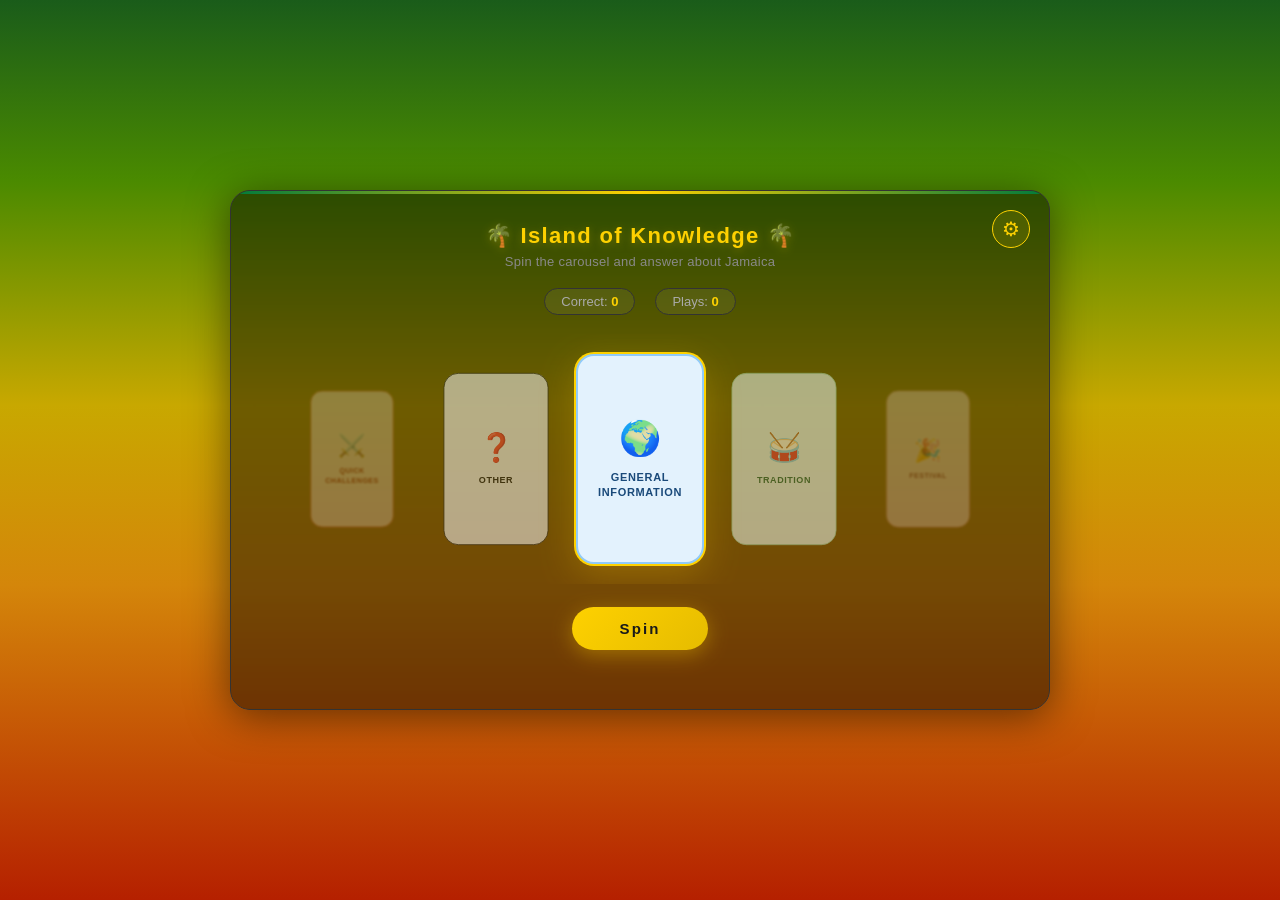
<file: index.html>
<!DOCTYPE html>
<html lang="es">
<head>
  <meta charset="UTF-8" />
  <meta name="viewport" content="width=device-width, initial-scale=1.0" />
  <title>Island of Knowledge</title>
  <link rel="stylesheet" href="Juego Jamaica/styles.css" />
</head>
<body>

  <div id="app">

    <button id="gear-btn" aria-label="Configuración">&#9881;</button>

    <div id="header">
      <h1>🌴 Island of Knowledge 🌴</h1>
      <p>Spin the carousel and answer about Jamaica</p>
    </div>

    <div id="score-area">
      <div class="score-pill">Correct: <span id="score-correct">0</span></div>
      <div class="score-pill">Plays: <span id="score-total">0</span></div>
    </div>

    <div id="carousel-wrapper">
      <div id="carousel-track"></div>
    </div>

    <button id="spin-btn">Spin</button>
  </div>


  <!-- Modal de pregunta -->
  <div class="overlay" id="question-overlay">
    <div class="modal">
      <button class="modal-close" id="q-close" aria-label="Cerrar">&#10005;</button>
      <div class="cat-badge" id="modal-cat-badge"></div>
      <h2 id="modal-question"></h2>
      <input type="text" id="answer-input" placeholder="Escribe tu respuesta..." />
      <button class="btn-primary" id="check-btn">Verificar respuesta</button>
      <div id="answer-result"></div>
    </div>
  </div>


  <!-- Modal de configuración -->
  <div class="overlay" id="config-overlay">
    <div class="modal">
      <button class="modal-close" id="cfg-close" aria-label="Cerrar">&#10005;</button>
      <div class="cat-badge">&#9881; Administración</div>
      <h2>Agregar nueva pregunta</h2>

      <div class="config-field">
        <label for="cfg-cat">Categoría</label>
        <select id="cfg-cat"></select>
      </div>

      <div class="config-field">
        <label for="cfg-q">Pregunta</label>
        <textarea id="cfg-q" rows="3" placeholder="Escribe la pregunta..."></textarea>
      </div>

      <div class="config-field">
        <label for="cfg-a">Respuesta correcta</label>
        <input type="text" id="cfg-a" placeholder="Respuesta..." />
      </div>

      <button class="btn-primary" id="cfg-save">Agregar pregunta</button>
      <div id="config-msg">&#10003; Pregunta agregada correctamente.</div>
    </div>
  </div>


  <script src="Juego Jamaica/script.js"></script>
</body>
</html>
</file>
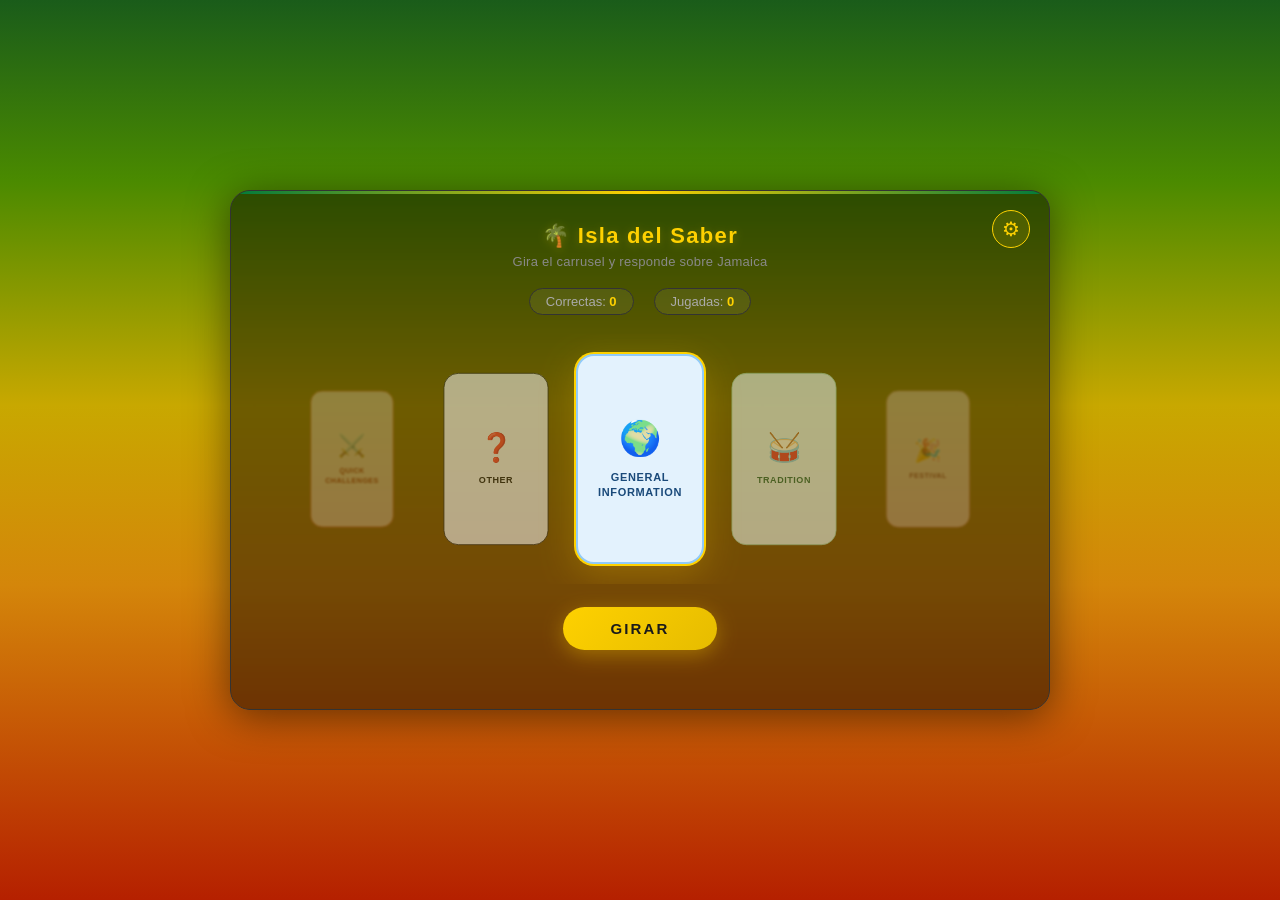
<file: Juego Jamaica/Index.html>
<!DOCTYPE html>
<html lang="es">
<head>
  <meta charset="UTF-8" />
  <meta name="viewport" content="width=device-width, initial-scale=1.0" />
  <title>Isla del Saber</title>
  <link rel="stylesheet" href="styles.css" />
</head>
<body>

  <div id="app">

    <button id="gear-btn" aria-label="Configuración">&#9881;</button>

    <div id="header">
      <h1>🌴 Isla del Saber</h1>
      <p>Gira el carrusel y responde sobre Jamaica</p>
    </div>

    <div id="score-area">
      <div class="score-pill">Correctas: <span id="score-correct">0</span></div>
      <div class="score-pill">Jugadas: <span id="score-total">0</span></div>
    </div>

    <div id="carousel-wrapper">
      <div id="carousel-track"></div>
    </div>

    <button id="spin-btn">GIRAR</button>

  </div>


  <!-- Modal de pregunta -->
  <div class="overlay" id="question-overlay">
    <div class="modal">
      <button class="modal-close" id="q-close" aria-label="Cerrar">&#10005;</button>
      <div class="cat-badge" id="modal-cat-badge"></div>
      <h2 id="modal-question"></h2>
      <input type="text" id="answer-input" placeholder="Escribe tu respuesta..." />
      <button class="btn-primary" id="check-btn">Verificar respuesta</button>
      <div id="answer-result"></div>
    </div>
  </div>


  <!-- Modal de configuración -->
  <div class="overlay" id="config-overlay">
    <div class="modal">
      <button class="modal-close" id="cfg-close" aria-label="Cerrar">&#10005;</button>
      <div class="cat-badge">&#9881; Administración</div>
      <h2>Agregar nueva pregunta</h2>

      <div class="config-field">
        <label for="cfg-cat">Categoría</label>
        <select id="cfg-cat"></select>
      </div>

      <div class="config-field">
        <label for="cfg-q">Pregunta</label>
        <textarea id="cfg-q" rows="3" placeholder="Escribe la pregunta..."></textarea>
      </div>

      <div class="config-field">
        <label for="cfg-a">Respuesta correcta</label>
        <input type="text" id="cfg-a" placeholder="Respuesta..." />
      </div>

      <button class="btn-primary" id="cfg-save">Agregar pregunta</button>
      <div id="config-msg">&#10003; Pregunta agregada correctamente.</div>
    </div>
  </div>


  <script src="script.js"></script>
</body>
</html>
</file>
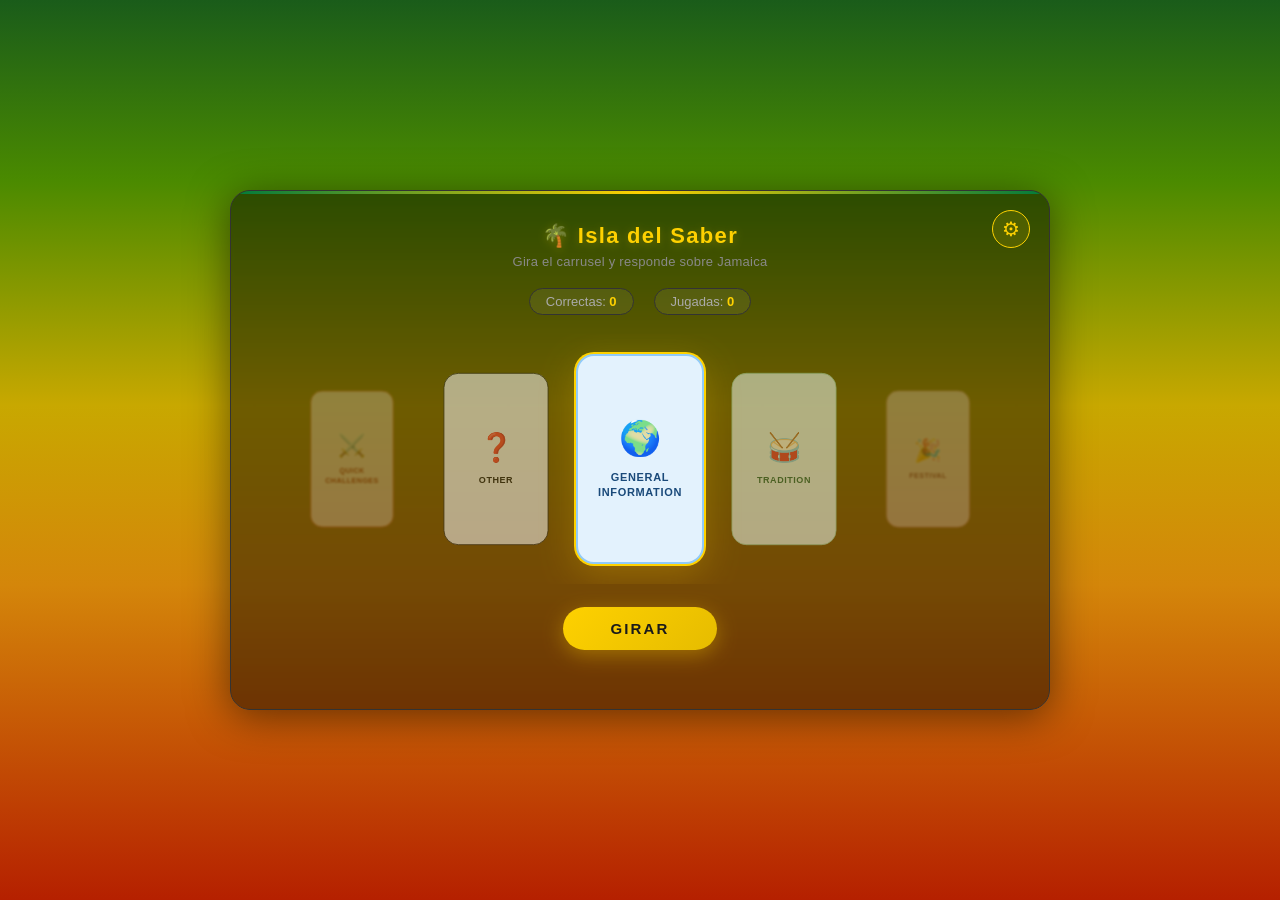
<file: Juego Jamaica/index.html>
<!DOCTYPE html>
<html lang="es">
<head>
  <meta charset="UTF-8" />
  <meta name="viewport" content="width=device-width, initial-scale=1.0" />
  <title>Isla del Saber</title>
  <link rel="stylesheet" href="styles.css" />
</head>
<body>

  <div id="app">

    <button id="gear-btn" aria-label="Configuración">&#9881;</button>

    <div id="header">
      <h1>🌴 Isla del Saber</h1>
      <p>Gira el carrusel y responde sobre Jamaica</p>
    </div>

    <div id="score-area">
      <div class="score-pill">Correctas: <span id="score-correct">0</span></div>
      <div class="score-pill">Jugadas: <span id="score-total">0</span></div>
    </div>

    <div id="carousel-wrapper">
      <div id="carousel-track"></div>
    </div>

    <button id="spin-btn">GIRAR</button>

  </div>


  <!-- Modal de pregunta -->
  <div class="overlay" id="question-overlay">
    <div class="modal">
      <button class="modal-close" id="q-close" aria-label="Cerrar">&#10005;</button>
      <div class="cat-badge" id="modal-cat-badge"></div>
      <h2 id="modal-question"></h2>
      <input type="text" id="answer-input" placeholder="Escribe tu respuesta..." />
      <button class="btn-primary" id="check-btn">Verificar respuesta</button>
      <div id="answer-result"></div>
    </div>
  </div>


  <!-- Modal de configuración -->
  <div class="overlay" id="config-overlay">
    <div class="modal">
      <button class="modal-close" id="cfg-close" aria-label="Cerrar">&#10005;</button>
      <div class="cat-badge">&#9881; Administración</div>
      <h2>Agregar nueva pregunta</h2>

      <div class="config-field">
        <label for="cfg-cat">Categoría</label>
        <select id="cfg-cat"></select>
      </div>

      <div class="config-field">
        <label for="cfg-q">Pregunta</label>
        <textarea id="cfg-q" rows="3" placeholder="Escribe la pregunta..."></textarea>
      </div>

      <div class="config-field">
        <label for="cfg-a">Respuesta correcta</label>
        <input type="text" id="cfg-a" placeholder="Respuesta..." />
      </div>

      <button class="btn-primary" id="cfg-save">Agregar pregunta</button>
      <div id="config-msg">&#10003; Pregunta agregada correctamente.</div>
    </div>
  </div>


  <script src="script.js"></script>
</body>
</html>
</file>
<file: Juego Jamaica/styles.css>
/* ============================================
   Isla del Saber — Hoja de estilos principal
   Paleta: Bandera de Jamaica
   Negro #1a1a1a | Dorado #fed100 | Verde #007a3d
   ============================================ */

* {
  box-sizing: border-box;
  margin: 0;
  padding: 0;
}

body {
  font-family: 'Segoe UI', Arial, sans-serif;
  display: flex;
  align-items: center;
  justify-content: center;
  background: linear-gradient(180deg, #1a5c1a 0%, #4a8a00 20%, #c8a800 45%, #d4860a 65%, #b52000 100%);
  min-height: 100vh;
}


/* ── Contenedor principal ── */

#app {
  min-height: 520px;
  width: 100%;
  max-width: 820px;
  border-radius: 20px;
  padding: 2rem 1.5rem 2rem;
  position: relative;
  overflow: hidden;
  margin: 2rem auto;
  box-shadow: 0 6px 40px rgba(0, 0, 0, 0.5);
  border: 1px solid #333;

  background: rgba(0, 0, 0, 0.45);
  backdrop-filter: blur(2px);
}

/* Línea decorativa dorada superior */
#app::before {
  content: '';
  position: absolute;
  top: 0; left: 0; right: 0;
  height: 3px;
  background: linear-gradient(90deg, #007a3d, #fed100, #007a3d);
}


/* ── Encabezado ── */

#header {
  text-align: center;
  margin-bottom: 1.2rem;
}

#header h1 {
  font-size: 22px;
  font-weight: 700;
  color: #fed100;
  letter-spacing: 0.06em;
  text-shadow: 0 2px 8px rgba(254, 209, 0, 0.25);
}

#header p {
  font-size: 13px;
  color: #888;
  margin-top: 5px;
  letter-spacing: 0.02em;
}


/* ── Botón de engranaje (configuración) ── */

#gear-btn {
  position: absolute;
  top: 1.2rem;
  right: 1.2rem;
  background: rgba(254, 209, 0, 0.12);
  border: 1px solid #fed100;
  border-radius: 50%;
  width: 38px;
  height: 38px;
  display: flex;
  align-items: center;
  justify-content: center;
  cursor: pointer;
  color: #fed100;
  font-size: 20px;
  transition: background 0.2s;
  line-height: 1;
}

#gear-btn:hover {
  background: rgba(254, 209, 0, 0.25);
}


/* ── Marcador ── */

#score-area {
  display: flex;
  justify-content: center;
  gap: 20px;
  margin-bottom: 1.2rem;
}

.score-pill {
  background: rgba(255, 255, 255, 0.06);
  border: 1px solid #333;
  border-radius: 20px;
  padding: 5px 16px;
  font-size: 13px;
  color: #aaa;
}

.score-pill span {
  font-weight: 700;
  color: #fed100;
}


/* ── Carrusel ── */

#carousel-wrapper {
  position: relative;
  height: 250px;
  display: flex;
  align-items: center;
  justify-content: center;
  margin-bottom: 1.4rem;
  overflow: hidden;
}

#carousel-track {
  display: flex;
  align-items: center;
  gap: 16px;
}


/* ── Cartas ── */

.card {
  width: 128px;
  height: 210px;
  border-radius: 18px;
  border: 1px solid #444;
  display: flex;
  flex-direction: column;
  align-items: center;
  justify-content: center;
  position: relative;
  flex-shrink: 0;
  user-select: none;
  background: #2a2a2a;
  transition: transform 0.28s ease, opacity 0.28s ease, filter 0.28s ease, box-shadow 0.28s ease;
}

.card .card-icon {
  font-size: 34px;
  margin-bottom: 12px;
}

.card .card-label {
  font-size: 11px;
  font-weight: 700;
  text-align: center;
  padding: 0 10px;
  letter-spacing: 0.06em;
  text-transform: uppercase;
  line-height: 1.4;
}

/* Estados del carrusel */

.card.side-far {
  transform: scale(0.65);
  opacity: 0.25;
  filter: blur(2px);
}

.card.side-near {
  transform: scale(0.82);
  opacity: 0.55;
  filter: blur(0.5px);
}

.card.center {
  transform: scale(1);
  opacity: 1;
  filter: none;
  box-shadow: 0 0 0 2px #fed100, 0 10px 36px rgba(254, 209, 0, 0.25);
  z-index: 10;
  border: 2px solid #fed100;
}


/* ── Botón GIRAR ── */

#spin-btn {
  display: block;
  margin: 0 auto;
  background: linear-gradient(135deg, #fed100, #e6bc00);
  color: #1a1a1a;
  border: none;
  border-radius: 30px;
  padding: 13px 48px;
  font-size: 15px;
  font-weight: 800;
  letter-spacing: 0.14em;
  cursor: pointer;
  transition: transform 0.15s, opacity 0.2s;
  box-shadow: 0 5px 20px rgba(254, 209, 0, 0.35);
}

#spin-btn:hover:not(:disabled) {
  transform: scale(1.05);
}

#spin-btn:active:not(:disabled) {
  transform: scale(0.98);
}

#spin-btn:disabled {
  opacity: 0.45;
  cursor: not-allowed;
  transform: none;
}


/* ── Overlay (fondo de modales) ── */

.overlay {
  position: fixed;
  inset: 0;
  background: rgba(0, 0, 0, 0.65);
  display: none;
  align-items: center;
  justify-content: center;
  z-index: 200;
  padding: 1rem;
}

.overlay.open {
  display: flex;
}


/* ── Modal base ── */

.modal {
  background: #242424;
  border-radius: 22px;
  border: 1px solid #3a3a2a;
  padding: 2rem;
  max-width: 460px;
  width: 100%;
  box-shadow: 0 16px 56px rgba(0, 0, 0, 0.6);
  position: relative;
}

.modal-close {
  position: absolute;
  top: 16px;
  right: 16px;
  background: none;
  border: none;
  font-size: 18px;
  cursor: pointer;
  color: #666;
  line-height: 1;
  padding: 4px;
  border-radius: 6px;
  transition: color 0.2s, background 0.2s;
}

.modal-close:hover {
  color: #fed100;
  background: rgba(254, 209, 0, 0.10);
}


/* ── Badge de categoría ── */

.cat-badge {
  display: inline-flex;
  align-items: center;
  gap: 6px;
  background: rgba(254, 209, 0, 0.12);
  border: 1px solid #fed100;
  border-radius: 20px;
  padding: 5px 16px;
  font-size: 12px;
  font-weight: 700;
  color: #fed100;
  margin-bottom: 1rem;
  letter-spacing: 0.05em;
}


/* ── Modal de pregunta ── */

.modal h2 {
  font-size: 16px;
  font-weight: 500;
  color: #e0e0e0;
  margin-bottom: 1.2rem;
  line-height: 1.55;
}

.modal input[type="text"] {
  width: 100%;
  border: 1px solid #3a3a3a;
  border-radius: 10px;
  padding: 11px 14px;
  font-size: 14px;
  background: #1a1a1a;
  color: #e0e0e0;
  outline: none;
  margin-bottom: 0.9rem;
  font-family: inherit;
  transition: border-color 0.2s, box-shadow 0.2s;
}

.modal input[type="text"]:focus {
  border-color: #fed100;
  box-shadow: 0 0 0 3px rgba(254, 209, 0, 0.15);
}


/* ── Resultado de respuesta ── */

#answer-result {
  margin-top: 0.9rem;
  padding: 11px 16px;
  border-radius: 10px;
  font-size: 13px;
  font-weight: 600;
  display: none;
  line-height: 1.4;
}

.result-correct {
  background: rgba(0, 122, 61, 0.20);
  color: #4ddb8a;
  border: 1px solid #007a3d;
}

.result-wrong {
  background: rgba(180, 40, 40, 0.18);
  color: #f08080;
  border: 1px solid #8b2020;
}


/* ── Botón primario reutilizable ── */

.btn-primary {
  background: linear-gradient(135deg, #fed100, #e6bc00);
  color: #1a1a1a;
  border: none;
  border-radius: 10px;
  padding: 11px 24px;
  font-size: 14px;
  font-weight: 700;
  cursor: pointer;
  transition: transform 0.15s, opacity 0.2s;
  font-family: inherit;
  letter-spacing: 0.04em;
}

.btn-primary:hover {
  transform: scale(1.03);
}

.btn-primary:active {
  transform: scale(0.98);
}


/* ── Modal de configuración ── */

.config-field {
  margin-bottom: 0.9rem;
}

.config-field label {
  font-size: 12px;
  color: #888;
  display: block;
  margin-bottom: 5px;
  font-weight: 600;
  letter-spacing: 0.03em;
}

.config-field textarea {
  width: 100%;
  border: 1px solid #3a3a3a;
  border-radius: 10px;
  padding: 10px 14px;
  font-size: 14px;
  background: #1a1a1a;
  color: #e0e0e0;
  outline: none;
  font-family: inherit;
  resize: vertical;
  transition: border-color 0.2s, box-shadow 0.2s;
}

.config-field textarea:focus {
  border-color: #fed100;
  box-shadow: 0 0 0 3px rgba(254, 209, 0, 0.15);
}

.config-field select {
  width: 100%;
  border: 1px solid #3a3a3a;
  border-radius: 10px;
  padding: 10px 14px;
  font-size: 14px;
  background: #1a1a1a;
  color: #e0e0e0;
  outline: none;
  font-family: inherit;
  cursor: pointer;
  transition: border-color 0.2s;
}

.config-field select:focus {
  border-color: #fed100;
}

#config-msg {
  margin-top: 0.8rem;
  font-size: 13px;
  color: #4ddb8a;
  font-weight: 600;
  display: none;
  padding: 8px 12px;
  background: rgba(0, 122, 61, 0.15);
  border-radius: 8px;
  border: 1px solid #007a3d;
}

#config-overlay .modal h2 {
  margin-bottom: 1.2rem;
  color: #e0e0e0;
}


/* ── Responsive ── */

@media (max-width: 480px) {
  .card {
    width: 104px;
    height: 175px;
  }

  .card .card-icon {
    font-size: 26px;
  }

  #carousel-wrapper {
    height: 210px;
  }

  #spin-btn {
    padding: 11px 36px;
    font-size: 14px;
  }

  .modal {
    padding: 1.5rem;
  }
}
</file>
